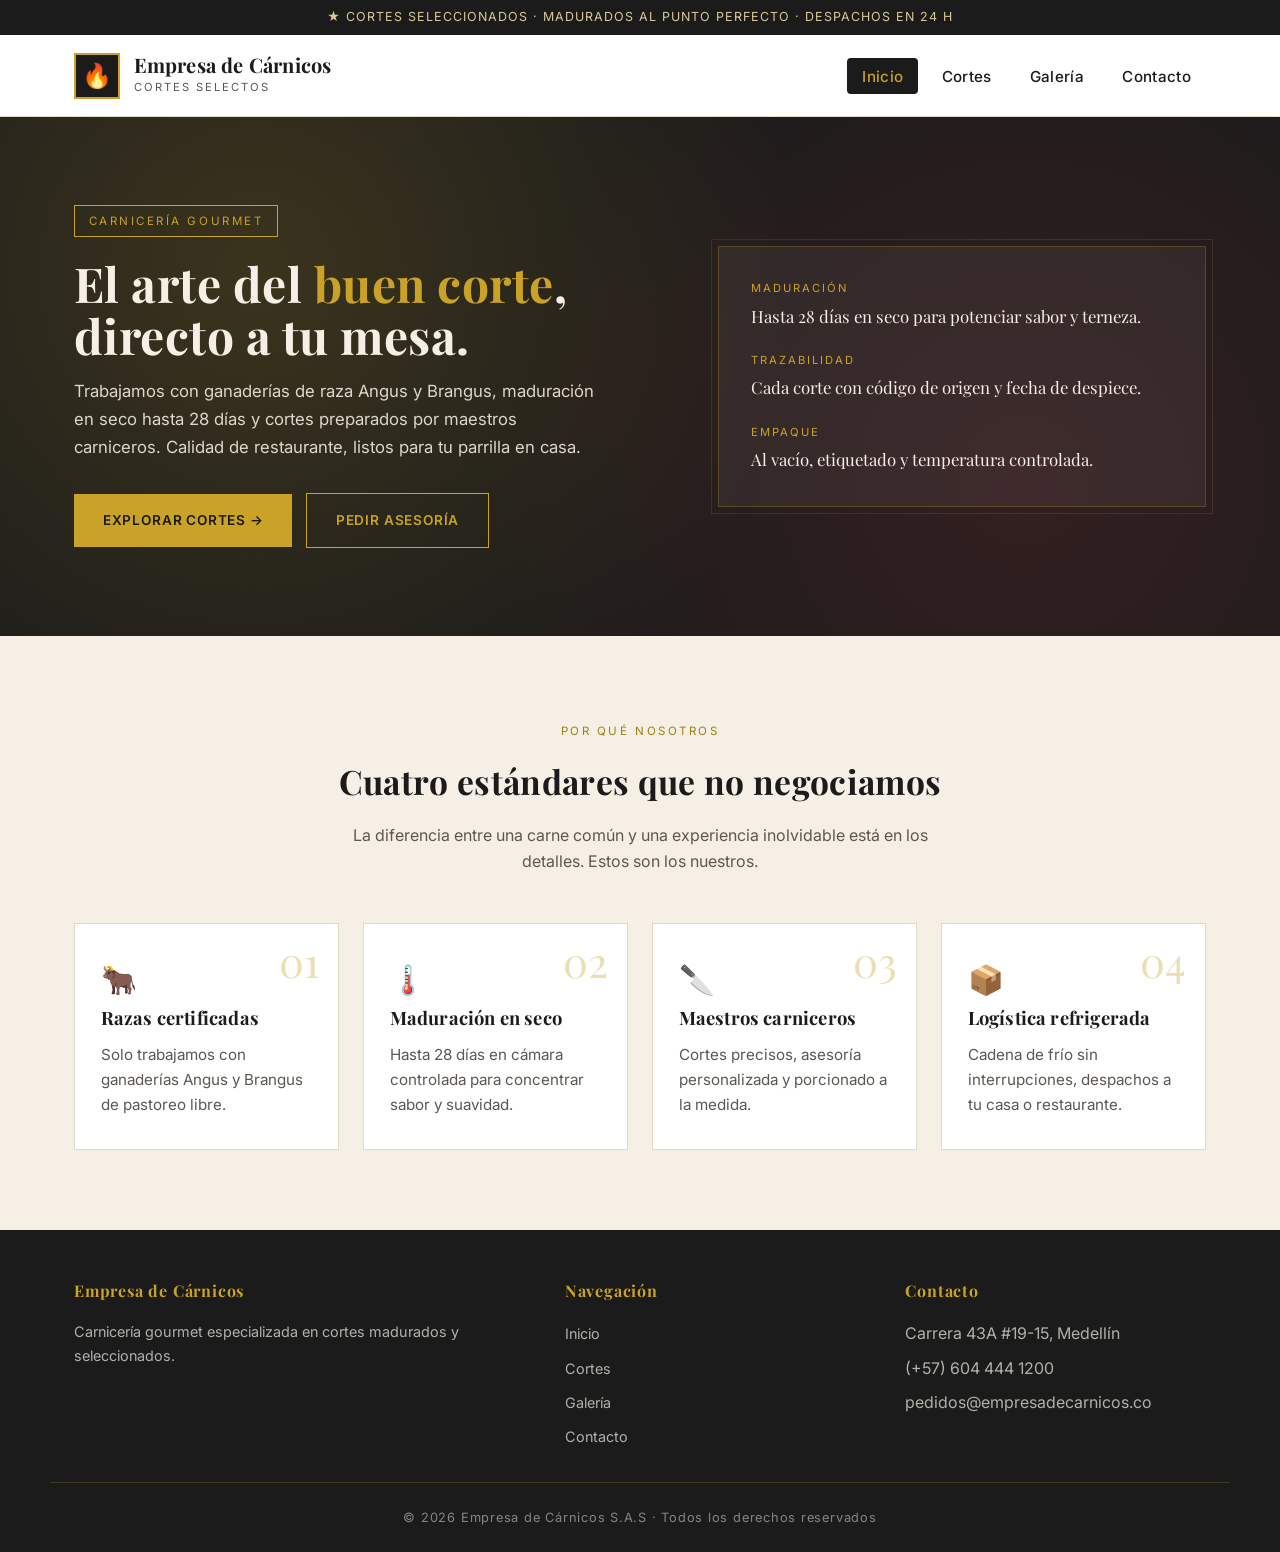
<file: index.html>
<!doctype html>
<html lang="es-CO">
  <head>
    <meta charset="utf-8" />
    <meta name="viewport" content="width=device-width, initial-scale=1.0" />
    <meta
      name="description"
      content="Empresa de Cárnicos — Cortes finos, madurados y seleccionados para los paladares más exigentes."
    />
    <title>Empresa de Cárnicos · Cortes selectos</title>
    <link rel="preconnect" href="https://fonts.googleapis.com" />
    <link rel="preconnect" href="https://fonts.gstatic.com" crossorigin />
    <link
      rel="stylesheet"
      href="https://fonts.googleapis.com/css2?family=Inter:wght@400;500;600;700&family=Playfair+Display:wght@500;700&display=swap"
    />
    <link rel="stylesheet" href="css/styles.css" />
  </head>
  <body>
    <div class="barra-superior">★ Cortes seleccionados · Madurados al punto perfecto · Despachos en 24 h</div>

    <header class="encabezado">
      <div class="contenedor">
        <a class="marca" href="index.html">
          <span class="logo">🔥</span>
          <div>
            <h1>Empresa de Cárnicos</h1>
            <p>Cortes selectos</p>
          </div>
        </a>
        <nav>
          <ul class="menu">
            <li><a class="activo" href="index.html">Inicio</a></li>
            <li><a href="productos.html">Cortes</a></li>
            <li><a href="galeria.html">Galería</a></li>
            <li><a href="contacto.html">Contacto</a></li>
          </ul>
        </nav>
      </div>
    </header>

    <section class="hero">
      <div class="contenedor">
        <div>
          <span class="etiqueta">Carnicería gourmet</span>
          <h2>El arte del <em>buen corte</em>, directo a tu mesa.</h2>
          <p>
            Trabajamos con ganaderías de raza Angus y Brangus, maduración en seco hasta 28 días
            y cortes preparados por maestros carniceros. Calidad de restaurante, listos para
            tu parrilla en casa.
          </p>
          <a class="boton" href="productos.html">Explorar cortes →</a>
          <a class="boton secundario" href="contacto.html" style="margin-left: 0.6rem">
            Pedir asesoría
          </a>
        </div>
        <dl class="hero-tarjeta">
          <dt>Maduración</dt>
          <dd>Hasta 28 días en seco para potenciar sabor y terneza.</dd>
          <dt>Trazabilidad</dt>
          <dd>Cada corte con código de origen y fecha de despiece.</dd>
          <dt>Empaque</dt>
          <dd>Al vacío, etiquetado y temperatura controlada.</dd>
        </dl>
      </div>
    </section>

    <section class="seccion">
      <div class="contenedor">
        <div class="seccion-encabezado">
          <span class="pretitulo">Por qué nosotros</span>
          <h2>Cuatro estándares que no negociamos</h2>
          <p>
            La diferencia entre una carne común y una experiencia inolvidable está en los
            detalles. Estos son los nuestros.
          </p>
        </div>

        <div class="caracteristicas">
          <article class="caracteristica">
            <span class="numero">01</span>
            <span class="icono">🐂</span>
            <h3>Razas certificadas</h3>
            <p>Solo trabajamos con ganaderías Angus y Brangus de pastoreo libre.</p>
          </article>
          <article class="caracteristica">
            <span class="numero">02</span>
            <span class="icono">🌡️</span>
            <h3>Maduración en seco</h3>
            <p>Hasta 28 días en cámara controlada para concentrar sabor y suavidad.</p>
          </article>
          <article class="caracteristica">
            <span class="numero">03</span>
            <span class="icono">🔪</span>
            <h3>Maestros carniceros</h3>
            <p>Cortes precisos, asesoría personalizada y porcionado a la medida.</p>
          </article>
          <article class="caracteristica">
            <span class="numero">04</span>
            <span class="icono">📦</span>
            <h3>Logística refrigerada</h3>
            <p>Cadena de frío sin interrupciones, despachos a tu casa o restaurante.</p>
          </article>
        </div>
      </div>
    </section>

    <footer class="pie">
      <div class="contenedor">
        <div>
          <h4>Empresa de Cárnicos</h4>
          <p style="font-size: 0.9rem">
            Carnicería gourmet especializada en cortes madurados y seleccionados.
          </p>
        </div>
        <div>
          <h4>Navegación</h4>
          <ul>
            <li><a href="index.html">Inicio</a></li>
            <li><a href="productos.html">Cortes</a></li>
            <li><a href="galeria.html">Galería</a></li>
            <li><a href="contacto.html">Contacto</a></li>
          </ul>
        </div>
        <div>
          <h4>Contacto</h4>
          <ul>
            <li>Carrera 43A #19-15, Medellín</li>
            <li>(+57) 604 444 1200</li>
            <li>pedidos@empresadecarnicos.co</li>
          </ul>
        </div>
      </div>
      <p class="copy">© 2026 Empresa de Cárnicos S.A.S · Todos los derechos reservados</p>
    </footer>
  </body>
</html>
</file>
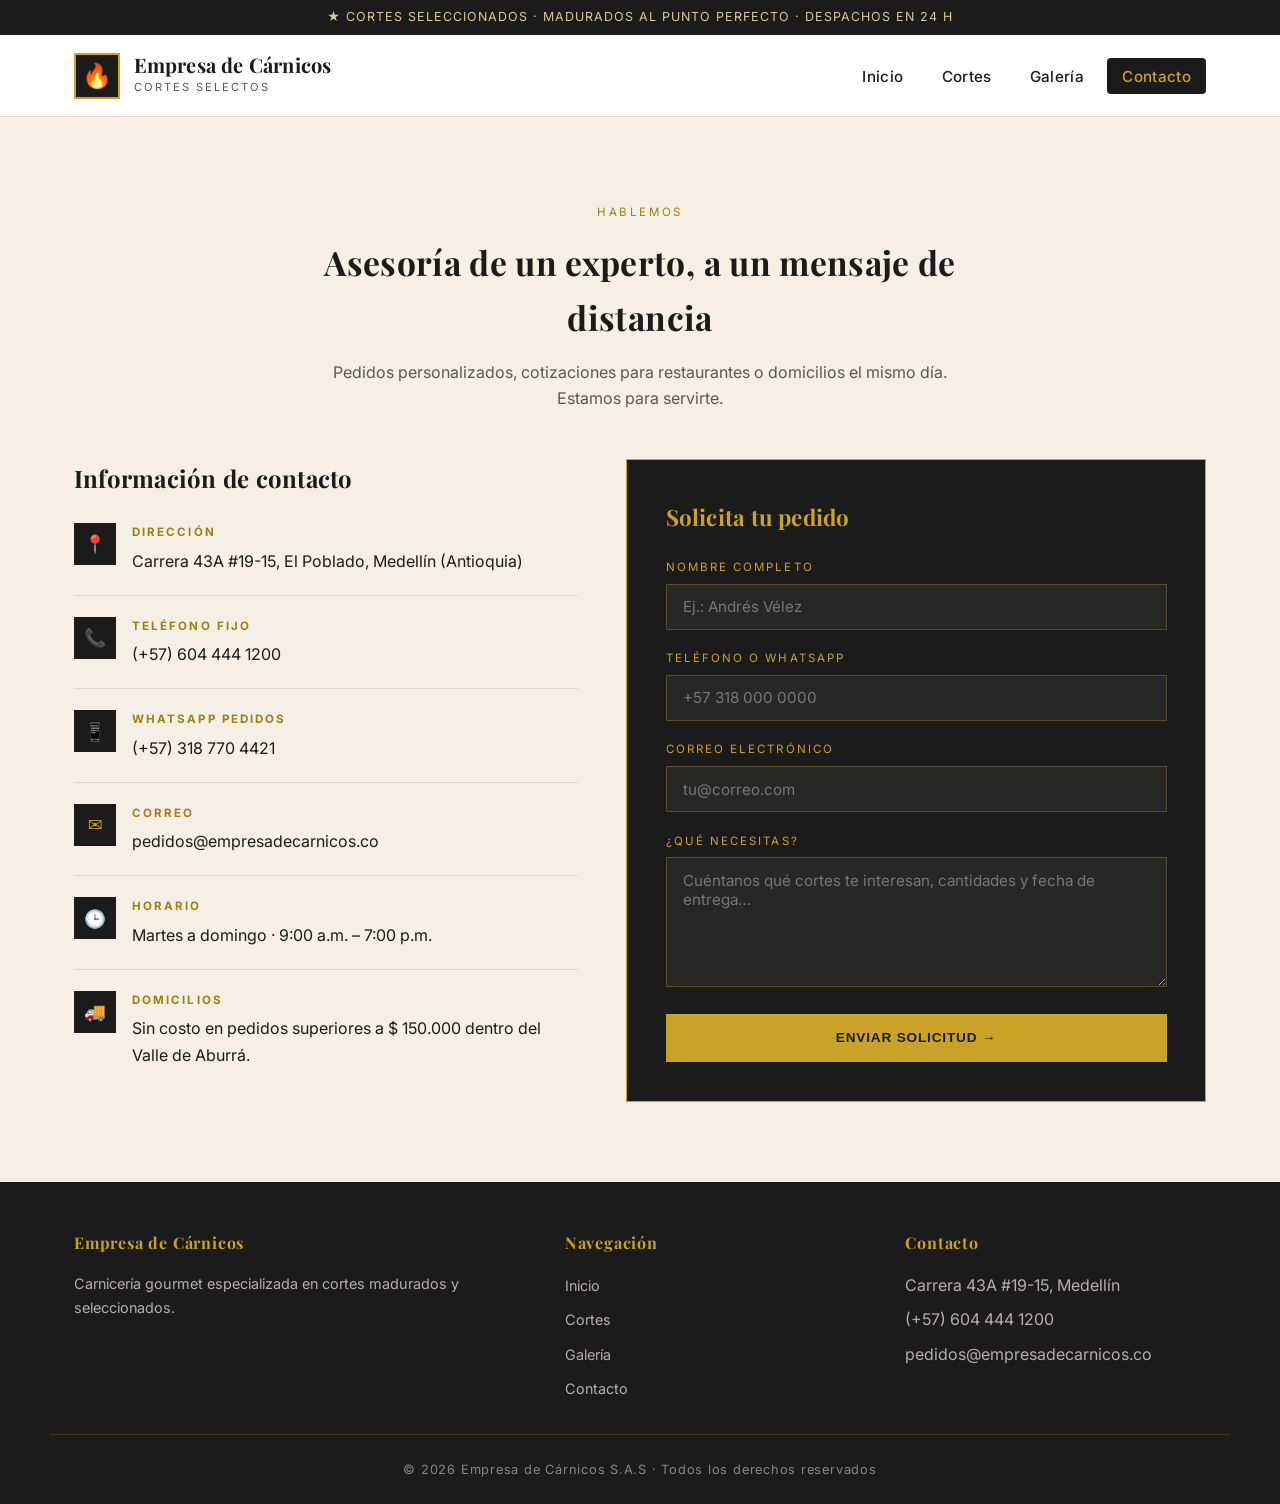
<file: contacto.html>
<!doctype html>
<html lang="es-CO">
  <head>
    <meta charset="utf-8" />
    <meta name="viewport" content="width=device-width, initial-scale=1.0" />
    <meta
      name="description"
      content="Contáctanos en Empresa de Cárnicos: dirección, teléfonos, correo y formulario para pedidos."
    />
    <title>Contacto · Empresa de Cárnicos</title>
    <link rel="preconnect" href="https://fonts.googleapis.com" />
    <link rel="preconnect" href="https://fonts.gstatic.com" crossorigin />
    <link
      rel="stylesheet"
      href="https://fonts.googleapis.com/css2?family=Inter:wght@400;500;600;700&family=Playfair+Display:wght@500;700&display=swap"
    />
    <link rel="stylesheet" href="css/styles.css" />
  </head>
  <body>
    <div class="barra-superior">★ Cortes seleccionados · Madurados al punto perfecto · Despachos en 24 h</div>

    <header class="encabezado">
      <div class="contenedor">
        <a class="marca" href="index.html">
          <span class="logo">🔥</span>
          <div>
            <h1>Empresa de Cárnicos</h1>
            <p>Cortes selectos</p>
          </div>
        </a>
        <nav>
          <ul class="menu">
            <li><a href="index.html">Inicio</a></li>
            <li><a href="productos.html">Cortes</a></li>
            <li><a href="galeria.html">Galería</a></li>
            <li><a class="activo" href="contacto.html">Contacto</a></li>
          </ul>
        </nav>
      </div>
    </header>

    <section class="seccion">
      <div class="contenedor">
        <div class="seccion-encabezado">
          <span class="pretitulo">Hablemos</span>
          <h2>Asesoría de un experto, a un mensaje de distancia</h2>
          <p>
            Pedidos personalizados, cotizaciones para restaurantes o domicilios el mismo día.
            Estamos para servirte.
          </p>
        </div>

        <div class="contacto-grid">
          <div class="contacto-info">
            <h3>Información de contacto</h3>
            <ul>
              <li>
                <span class="icono">📍</span>
                <div>
                  <strong>Dirección</strong>
                  <span>Carrera 43A #19-15, El Poblado, Medellín (Antioquia)</span>
                </div>
              </li>
              <li>
                <span class="icono">📞</span>
                <div>
                  <strong>Teléfono fijo</strong>
                  <span>(+57) 604 444 1200</span>
                </div>
              </li>
              <li>
                <span class="icono">📱</span>
                <div>
                  <strong>WhatsApp pedidos</strong>
                  <span>(+57) 318 770 4421</span>
                </div>
              </li>
              <li>
                <span class="icono">✉️</span>
                <div>
                  <strong>Correo</strong>
                  <span>pedidos@empresadecarnicos.co</span>
                </div>
              </li>
              <li>
                <span class="icono">🕒</span>
                <div>
                  <strong>Horario</strong>
                  <span>Martes a domingo · 9:00 a.m. – 7:00 p.m.</span>
                </div>
              </li>
              <li>
                <span class="icono">🚚</span>
                <div>
                  <strong>Domicilios</strong>
                  <span>Sin costo en pedidos superiores a $ 150.000 dentro del Valle de Aburrá.</span>
                </div>
              </li>
            </ul>
          </div>

          <form
            class="formulario"
            onsubmit="event.preventDefault(); alert('¡Gracias! Tu mensaje fue enviado. Te responderemos pronto.');"
          >
            <h3>Solicita tu pedido</h3>

            <label for="nombre">Nombre completo</label>
            <input id="nombre" type="text" placeholder="Ej.: Andrés Vélez" required />

            <label for="telefono">Teléfono o WhatsApp</label>
            <input id="telefono" type="tel" placeholder="+57 318 000 0000" required />

            <label for="correo">Correo electrónico</label>
            <input id="correo" type="email" placeholder="tu@correo.com" required />

            <label for="mensaje">¿Qué necesitas?</label>
            <textarea
              id="mensaje"
              placeholder="Cuéntanos qué cortes te interesan, cantidades y fecha de entrega…"
              required
            ></textarea>

            <button type="submit" class="boton" style="width: 100%; padding: 1.05rem">
              Enviar solicitud →
            </button>
          </form>
        </div>
      </div>
    </section>

    <footer class="pie">
      <div class="contenedor">
        <div>
          <h4>Empresa de Cárnicos</h4>
          <p style="font-size: 0.9rem">
            Carnicería gourmet especializada en cortes madurados y seleccionados.
          </p>
        </div>
        <div>
          <h4>Navegación</h4>
          <ul>
            <li><a href="index.html">Inicio</a></li>
            <li><a href="productos.html">Cortes</a></li>
            <li><a href="galeria.html">Galería</a></li>
            <li><a href="contacto.html">Contacto</a></li>
          </ul>
        </div>
        <div>
          <h4>Contacto</h4>
          <ul>
            <li>Carrera 43A #19-15, Medellín</li>
            <li>(+57) 604 444 1200</li>
            <li>pedidos@empresadecarnicos.co</li>
          </ul>
        </div>
      </div>
      <p class="copy">© 2026 Empresa de Cárnicos S.A.S · Todos los derechos reservados</p>
    </footer>
  </body>
</html>
</file>
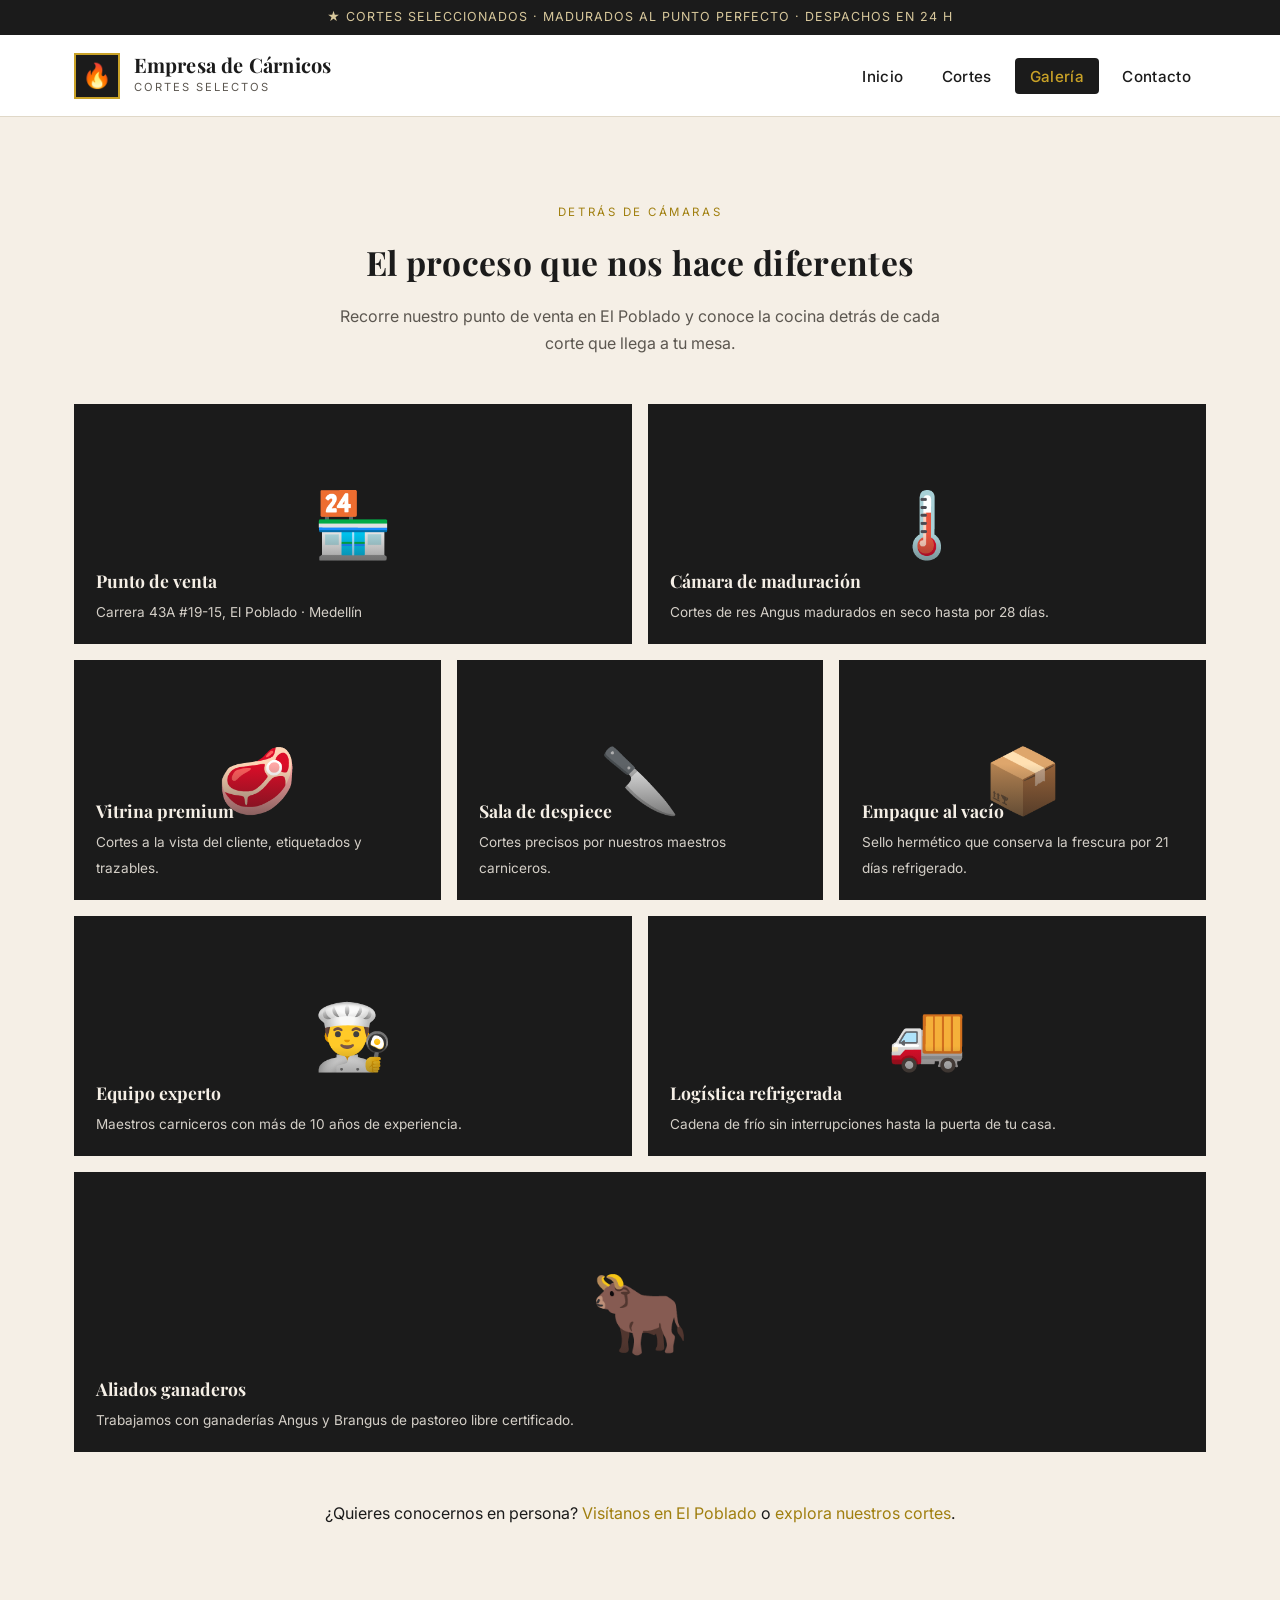
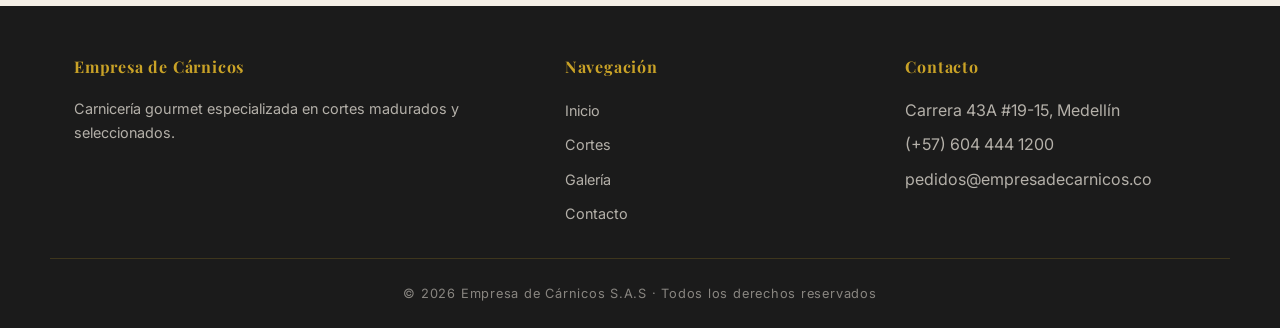
<file: galeria.html>
<!doctype html>
<html lang="es-CO">
  <head>
    <meta charset="utf-8" />
    <meta name="viewport" content="width=device-width, initial-scale=1.0" />
    <meta
      name="description"
      content="Galería de imagen corporativa de Empresa de Cárnicos: cámara de maduración, sala de despiece, equipo y empaque."
    />
    <title>Galería · Empresa de Cárnicos</title>
    <link rel="preconnect" href="https://fonts.googleapis.com" />
    <link rel="preconnect" href="https://fonts.gstatic.com" crossorigin />
    <link
      rel="stylesheet"
      href="https://fonts.googleapis.com/css2?family=Inter:wght@400;500;600;700&family=Playfair+Display:wght@500;700&display=swap"
    />
    <link rel="stylesheet" href="css/styles.css" />
  </head>
  <body>
    <div class="barra-superior">★ Cortes seleccionados · Madurados al punto perfecto · Despachos en 24 h</div>

    <header class="encabezado">
      <div class="contenedor">
        <a class="marca" href="index.html">
          <span class="logo">🔥</span>
          <div>
            <h1>Empresa de Cárnicos</h1>
            <p>Cortes selectos</p>
          </div>
        </a>
        <nav>
          <ul class="menu">
            <li><a href="index.html">Inicio</a></li>
            <li><a href="productos.html">Cortes</a></li>
            <li><a class="activo" href="galeria.html">Galería</a></li>
            <li><a href="contacto.html">Contacto</a></li>
          </ul>
        </nav>
      </div>
    </header>

    <section class="seccion">
      <div class="contenedor">
        <div class="seccion-encabezado">
          <span class="pretitulo">Detrás de cámaras</span>
          <h2>El proceso que nos hace diferentes</h2>
          <p>
            Recorre nuestro punto de venta en El Poblado y conoce la cocina detrás de cada
            corte que llega a tu mesa.
          </p>
        </div>

        <div class="galeria">
          <figure>
            <div class="imagen">🏪</div>
            <figcaption>
              <strong>Punto de venta</strong>
              <span>Carrera 43A #19-15, El Poblado · Medellín</span>
            </figcaption>
          </figure>

          <figure>
            <div class="imagen">🌡️</div>
            <figcaption>
              <strong>Cámara de maduración</strong>
              <span>Cortes de res Angus madurados en seco hasta por 28 días.</span>
            </figcaption>
          </figure>

          <figure>
            <div class="imagen">🥩</div>
            <figcaption>
              <strong>Vitrina premium</strong>
              <span>Cortes a la vista del cliente, etiquetados y trazables.</span>
            </figcaption>
          </figure>

          <figure>
            <div class="imagen">🔪</div>
            <figcaption>
              <strong>Sala de despiece</strong>
              <span>Cortes precisos por nuestros maestros carniceros.</span>
            </figcaption>
          </figure>

          <figure>
            <div class="imagen">📦</div>
            <figcaption>
              <strong>Empaque al vacío</strong>
              <span>Sello hermético que conserva la frescura por 21 días refrigerado.</span>
            </figcaption>
          </figure>

          <figure>
            <div class="imagen">👨‍🍳</div>
            <figcaption>
              <strong>Equipo experto</strong>
              <span>Maestros carniceros con más de 10 años de experiencia.</span>
            </figcaption>
          </figure>

          <figure>
            <div class="imagen">🚚</div>
            <figcaption>
              <strong>Logística refrigerada</strong>
              <span>Cadena de frío sin interrupciones hasta la puerta de tu casa.</span>
            </figcaption>
          </figure>

          <figure>
            <div class="imagen">🐂</div>
            <figcaption>
              <strong>Aliados ganaderos</strong>
              <span>Trabajamos con ganaderías Angus y Brangus de pastoreo libre certificado.</span>
            </figcaption>
          </figure>
        </div>

        <p class="texto-centro" style="margin-top: 3rem">
          ¿Quieres conocernos en persona?
          <a href="contacto.html">Visítanos en El Poblado</a> o
          <a href="productos.html">explora nuestros cortes</a>.
        </p>
      </div>
    </section>

    <footer class="pie">
      <div class="contenedor">
        <div>
          <h4>Empresa de Cárnicos</h4>
          <p style="font-size: 0.9rem">
            Carnicería gourmet especializada en cortes madurados y seleccionados.
          </p>
        </div>
        <div>
          <h4>Navegación</h4>
          <ul>
            <li><a href="index.html">Inicio</a></li>
            <li><a href="productos.html">Cortes</a></li>
            <li><a href="galeria.html">Galería</a></li>
            <li><a href="contacto.html">Contacto</a></li>
          </ul>
        </div>
        <div>
          <h4>Contacto</h4>
          <ul>
            <li>Carrera 43A #19-15, Medellín</li>
            <li>(+57) 604 444 1200</li>
            <li>pedidos@empresadecarnicos.co</li>
          </ul>
        </div>
      </div>
      <p class="copy">© 2026 Empresa de Cárnicos S.A.S · Todos los derechos reservados</p>
    </footer>
  </body>
</html>
</file>
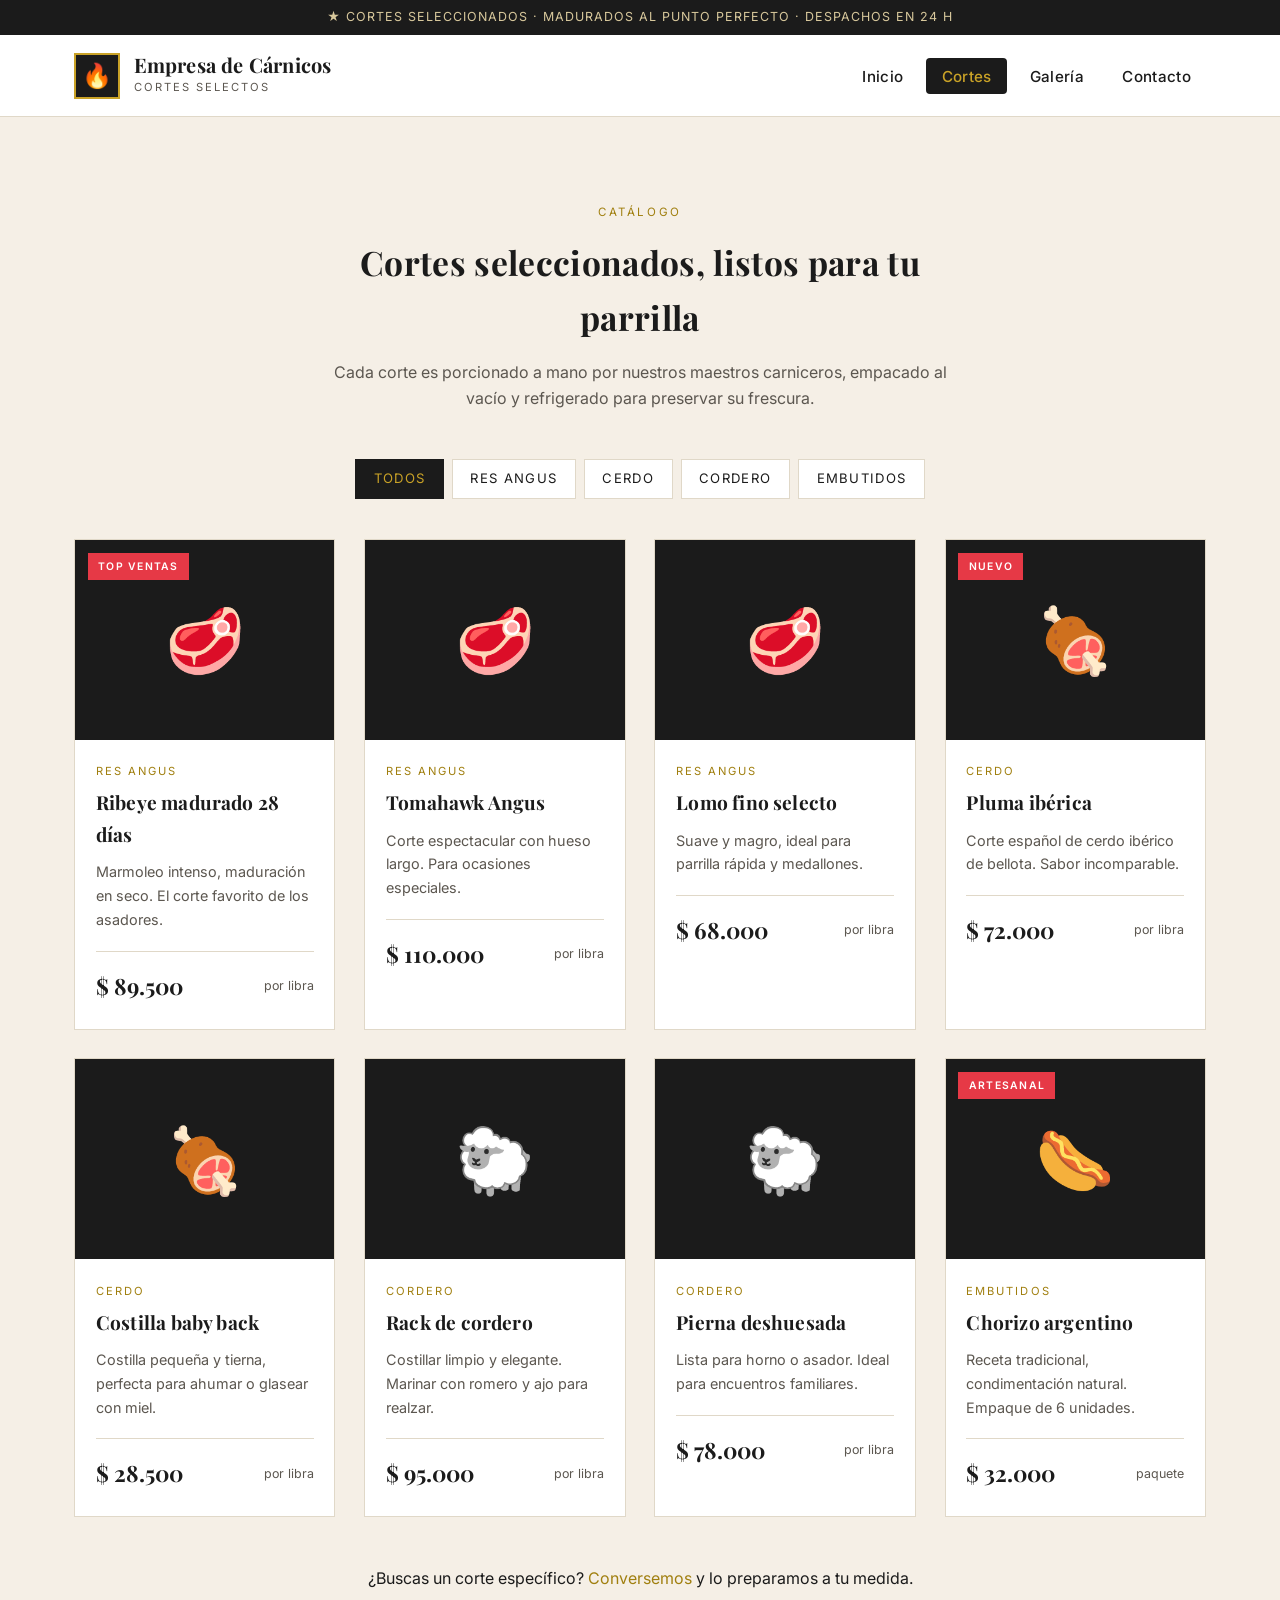
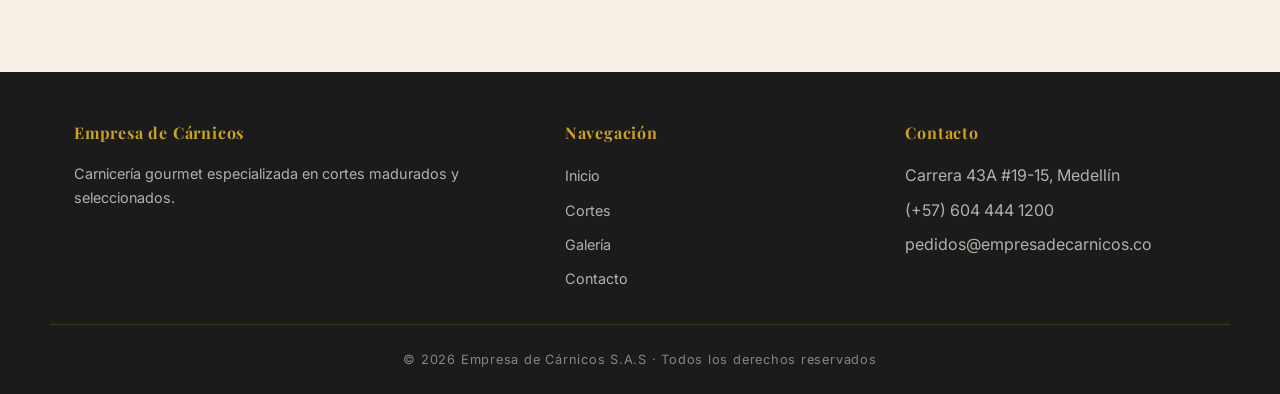
<file: productos.html>
<!doctype html>
<html lang="es-CO">
  <head>
    <meta charset="utf-8" />
    <meta name="viewport" content="width=device-width, initial-scale=1.0" />
    <meta
      name="description"
      content="Catálogo de cortes premium de Empresa de Cárnicos: res Angus, cerdo ibérico, cordero y embutidos artesanales."
    />
    <title>Cortes · Empresa de Cárnicos</title>
    <link rel="preconnect" href="https://fonts.googleapis.com" />
    <link rel="preconnect" href="https://fonts.gstatic.com" crossorigin />
    <link
      rel="stylesheet"
      href="https://fonts.googleapis.com/css2?family=Inter:wght@400;500;600;700&family=Playfair+Display:wght@500;700&display=swap"
    />
    <link rel="stylesheet" href="css/styles.css" />
  </head>
  <body>
    <div class="barra-superior">★ Cortes seleccionados · Madurados al punto perfecto · Despachos en 24 h</div>

    <header class="encabezado">
      <div class="contenedor">
        <a class="marca" href="index.html">
          <span class="logo">🔥</span>
          <div>
            <h1>Empresa de Cárnicos</h1>
            <p>Cortes selectos</p>
          </div>
        </a>
        <nav>
          <ul class="menu">
            <li><a href="index.html">Inicio</a></li>
            <li><a class="activo" href="productos.html">Cortes</a></li>
            <li><a href="galeria.html">Galería</a></li>
            <li><a href="contacto.html">Contacto</a></li>
          </ul>
        </nav>
      </div>
    </header>

    <section class="seccion">
      <div class="contenedor">
        <div class="seccion-encabezado">
          <span class="pretitulo">Catálogo</span>
          <h2>Cortes seleccionados, listos para tu parrilla</h2>
          <p>
            Cada corte es porcionado a mano por nuestros maestros carniceros, empacado al
            vacío y refrigerado para preservar su frescura.
          </p>
        </div>

        <div class="tabs-categoria">
          <span class="activo">Todos</span>
          <span>Res Angus</span>
          <span>Cerdo</span>
          <span>Cordero</span>
          <span>Embutidos</span>
        </div>

        <div class="productos">
          <article class="producto">
            <div class="imagen">
              <span class="badge">Top ventas</span>
              🥩
            </div>
            <div class="info">
              <p class="categoria">Res Angus</p>
              <h3>Ribeye madurado 28 días</h3>
              <p class="descripcion">
                Marmoleo intenso, maduración en seco. El corte favorito de los asadores.
              </p>
              <div class="pie-producto">
                <span class="precio">$ 89.500</span>
                <span class="unidad">por libra</span>
              </div>
            </div>
          </article>

          <article class="producto">
            <div class="imagen">🥩</div>
            <div class="info">
              <p class="categoria">Res Angus</p>
              <h3>Tomahawk Angus</h3>
              <p class="descripcion">
                Corte espectacular con hueso largo. Para ocasiones especiales.
              </p>
              <div class="pie-producto">
                <span class="precio">$ 110.000</span>
                <span class="unidad">por libra</span>
              </div>
            </div>
          </article>

          <article class="producto">
            <div class="imagen">🥩</div>
            <div class="info">
              <p class="categoria">Res Angus</p>
              <h3>Lomo fino selecto</h3>
              <p class="descripcion">
                Suave y magro, ideal para parrilla rápida y medallones.
              </p>
              <div class="pie-producto">
                <span class="precio">$ 68.000</span>
                <span class="unidad">por libra</span>
              </div>
            </div>
          </article>

          <article class="producto">
            <div class="imagen">
              <span class="badge">Nuevo</span>
              🍖
            </div>
            <div class="info">
              <p class="categoria">Cerdo</p>
              <h3>Pluma ibérica</h3>
              <p class="descripcion">
                Corte español de cerdo ibérico de bellota. Sabor incomparable.
              </p>
              <div class="pie-producto">
                <span class="precio">$ 72.000</span>
                <span class="unidad">por libra</span>
              </div>
            </div>
          </article>

          <article class="producto">
            <div class="imagen">🍖</div>
            <div class="info">
              <p class="categoria">Cerdo</p>
              <h3>Costilla baby back</h3>
              <p class="descripcion">
                Costilla pequeña y tierna, perfecta para ahumar o glasear con miel.
              </p>
              <div class="pie-producto">
                <span class="precio">$ 28.500</span>
                <span class="unidad">por libra</span>
              </div>
            </div>
          </article>

          <article class="producto">
            <div class="imagen">🐑</div>
            <div class="info">
              <p class="categoria">Cordero</p>
              <h3>Rack de cordero</h3>
              <p class="descripcion">
                Costillar limpio y elegante. Marinar con romero y ajo para realzar.
              </p>
              <div class="pie-producto">
                <span class="precio">$ 95.000</span>
                <span class="unidad">por libra</span>
              </div>
            </div>
          </article>

          <article class="producto">
            <div class="imagen">🐑</div>
            <div class="info">
              <p class="categoria">Cordero</p>
              <h3>Pierna deshuesada</h3>
              <p class="descripcion">
                Lista para horno o asador. Ideal para encuentros familiares.
              </p>
              <div class="pie-producto">
                <span class="precio">$ 78.000</span>
                <span class="unidad">por libra</span>
              </div>
            </div>
          </article>

          <article class="producto">
            <div class="imagen">
              <span class="badge">Artesanal</span>
              🌭
            </div>
            <div class="info">
              <p class="categoria">Embutidos</p>
              <h3>Chorizo argentino</h3>
              <p class="descripcion">
                Receta tradicional, condimentación natural. Empaque de 6 unidades.
              </p>
              <div class="pie-producto">
                <span class="precio">$ 32.000</span>
                <span class="unidad">paquete</span>
              </div>
            </div>
          </article>
        </div>

        <p class="texto-centro" style="margin-top: 3rem">
          ¿Buscas un corte específico?
          <a href="contacto.html">Conversemos</a> y lo preparamos a tu medida.
        </p>
      </div>
    </section>

    <footer class="pie">
      <div class="contenedor">
        <div>
          <h4>Empresa de Cárnicos</h4>
          <p style="font-size: 0.9rem">
            Carnicería gourmet especializada en cortes madurados y seleccionados.
          </p>
        </div>
        <div>
          <h4>Navegación</h4>
          <ul>
            <li><a href="index.html">Inicio</a></li>
            <li><a href="productos.html">Cortes</a></li>
            <li><a href="galeria.html">Galería</a></li>
            <li><a href="contacto.html">Contacto</a></li>
          </ul>
        </div>
        <div>
          <h4>Contacto</h4>
          <ul>
            <li>Carrera 43A #19-15, Medellín</li>
            <li>(+57) 604 444 1200</li>
            <li>pedidos@empresadecarnicos.co</li>
          </ul>
        </div>
      </div>
      <p class="copy">© 2026 Empresa de Cárnicos S.A.S · Todos los derechos reservados</p>
    </footer>
  </body>
</html>
</file>
<file: css/styles.css>
/* Empresa de Cárnicos
 * Hoja de estilos principal — paleta carbón + dorado + crema.
 */

:root {
  --color-primario: #C9A227;        /* dorado / amber */
  --color-primario-oscuro: #A07F0F;
  --color-acento: #E63946;          /* rojo brasa */
  --color-fondo: #F5EFE6;           /* crema cálida */
  --color-superficie: #FFFFFF;
  --color-carbon: #1B1B1B;          /* casi negro */
  --color-carbon-2: #2D2A26;
  --color-texto: #1B1B1B;
  --color-texto-suave: #5C5750;
  --color-borde: #E0D8C8;
  --sombra: 0 4px 12px rgba(27, 27, 27, 0.08);
  --sombra-fuerte: 0 14px 30px rgba(27, 27, 27, 0.18);
  --radio: 4px;
  --fuente-titulo: "Playfair Display", "Times New Roman", serif;
  --fuente-cuerpo: "Inter", "Segoe UI", system-ui, sans-serif;
}

* {
  box-sizing: border-box;
  margin: 0;
  padding: 0;
}

html,
body {
  font-family: var(--fuente-cuerpo);
  color: var(--color-texto);
  background-color: var(--color-fondo);
  line-height: 1.65;
}

a {
  color: var(--color-primario-oscuro);
  text-decoration: none;
  transition: color 0.15s ease;
}
a:hover {
  color: var(--color-acento);
}

img {
  max-width: 100%;
  display: block;
}

h1,
h2,
h3 {
  font-family: var(--fuente-titulo);
  letter-spacing: 0.01em;
}

/* ===== Encabezado ===== */
.barra-superior {
  background-color: var(--color-carbon);
  color: #d8c89c;
  padding: 0.45rem 0;
  font-size: 0.78rem;
  text-align: center;
  letter-spacing: 0.08em;
  text-transform: uppercase;
}

.encabezado {
  background-color: var(--color-superficie);
  border-bottom: 1px solid var(--color-borde);
  position: sticky;
  top: 0;
  z-index: 50;
}

.contenedor {
  max-width: 1180px;
  margin: 0 auto;
  padding: 0 1.5rem;
}

.encabezado .contenedor {
  display: flex;
  align-items: center;
  justify-content: space-between;
  padding-top: 1.1rem;
  padding-bottom: 1.1rem;
}

.marca {
  display: flex;
  align-items: center;
  gap: 0.85rem;
  text-decoration: none;
  color: var(--color-texto);
}
.marca .logo {
  width: 46px;
  height: 46px;
  background-color: var(--color-carbon);
  color: var(--color-primario);
  display: grid;
  place-items: center;
  font-size: 1.5rem;
  border: 2px solid var(--color-primario);
}
.marca h1 {
  font-size: 1.25rem;
  line-height: 1.1;
  font-weight: 700;
}
.marca p {
  font-size: 0.7rem;
  color: var(--color-texto-suave);
  text-transform: uppercase;
  letter-spacing: 0.18em;
  margin-top: 2px;
}

.menu {
  display: flex;
  gap: 0.5rem;
  list-style: none;
}
.menu a {
  color: var(--color-texto);
  font-weight: 500;
  font-size: 0.95rem;
  padding: 0.55rem 0.95rem;
  border-radius: var(--radio);
  letter-spacing: 0.02em;
  transition: background-color 0.15s ease, color 0.15s ease;
}
.menu a:hover {
  background-color: var(--color-fondo);
  color: var(--color-acento);
}
.menu a.activo {
  background-color: var(--color-carbon);
  color: var(--color-primario);
}

/* ===== Hero ===== */
.hero {
  background-color: var(--color-carbon);
  background-image:
    radial-gradient(circle at 20% 30%, rgba(201, 162, 39, 0.18), transparent 50%),
    radial-gradient(circle at 80% 70%, rgba(230, 57, 70, 0.12), transparent 50%);
  color: #f5efe6;
  padding: 5.5rem 0;
}
.hero .contenedor {
  display: grid;
  grid-template-columns: 1.1fr 0.9fr;
  gap: 3rem;
  align-items: center;
}
@media (max-width: 820px) {
  .hero .contenedor {
    grid-template-columns: 1fr;
    text-align: center;
  }
}
.hero .etiqueta {
  display: inline-block;
  font-size: 0.72rem;
  letter-spacing: 0.22em;
  text-transform: uppercase;
  color: var(--color-primario);
  border: 1px solid var(--color-primario);
  padding: 0.35rem 0.85rem;
  margin-bottom: 1.2rem;
}
.hero h2 {
  font-size: 3rem;
  line-height: 1.1;
  margin-bottom: 1rem;
}
.hero h2 em {
  color: var(--color-primario);
  font-style: normal;
  font-family: var(--fuente-titulo);
}
.hero p {
  font-size: 1.05rem;
  margin-bottom: 2rem;
  opacity: 0.88;
  max-width: 520px;
}
@media (max-width: 820px) {
  .hero p {
    margin-left: auto;
    margin-right: auto;
  }
}
.hero-tarjeta {
  background-color: rgba(245, 239, 230, 0.06);
  border: 1px solid rgba(201, 162, 39, 0.25);
  padding: 2rem;
  position: relative;
}
.hero-tarjeta::before {
  content: "";
  position: absolute;
  inset: -8px;
  border: 1px solid rgba(201, 162, 39, 0.15);
  pointer-events: none;
}
.hero-tarjeta dt {
  font-size: 0.7rem;
  letter-spacing: 0.18em;
  text-transform: uppercase;
  color: var(--color-primario);
  margin-bottom: 0.3rem;
}
.hero-tarjeta dd {
  font-size: 1.05rem;
  margin-bottom: 1.3rem;
  font-family: var(--fuente-titulo);
}
.hero-tarjeta dd:last-child {
  margin-bottom: 0;
}

.boton {
  display: inline-block;
  background-color: var(--color-primario);
  color: var(--color-carbon);
  padding: 0.95rem 1.8rem;
  font-weight: 600;
  text-decoration: none;
  letter-spacing: 0.06em;
  text-transform: uppercase;
  font-size: 0.85rem;
  border: none;
  cursor: pointer;
  transition: background-color 0.15s ease, color 0.15s ease;
}
.boton:hover {
  background-color: var(--color-fondo);
  color: var(--color-carbon);
}
.boton.secundario {
  background-color: transparent;
  color: var(--color-primario);
  border: 1px solid var(--color-primario);
}
.boton.secundario:hover {
  background-color: var(--color-primario);
  color: var(--color-carbon);
}

/* ===== Secciones ===== */
.seccion {
  padding: 5rem 0;
}
.seccion-encabezado {
  text-align: center;
  max-width: 640px;
  margin: 0 auto 3rem;
}
.seccion-encabezado .pretitulo {
  display: inline-block;
  font-size: 0.72rem;
  letter-spacing: 0.22em;
  text-transform: uppercase;
  color: var(--color-primario-oscuro);
  margin-bottom: 0.8rem;
}
.seccion-encabezado h2 {
  font-size: 2.1rem;
  margin-bottom: 0.8rem;
}
.seccion-encabezado p {
  color: var(--color-texto-suave);
  font-size: 1rem;
}

/* ===== Características (home) ===== */
.caracteristicas {
  display: grid;
  grid-template-columns: repeat(auto-fit, minmax(240px, 1fr));
  gap: 1.5rem;
}
.caracteristica {
  background-color: var(--color-superficie);
  padding: 2rem 1.6rem;
  border: 1px solid var(--color-borde);
  position: relative;
  transition: transform 0.18s ease, box-shadow 0.18s ease;
}
.caracteristica:hover {
  transform: translateY(-4px);
  box-shadow: var(--sombra-fuerte);
}
.caracteristica .numero {
  position: absolute;
  top: 1rem;
  right: 1.2rem;
  font-family: var(--fuente-titulo);
  font-size: 2.6rem;
  color: var(--color-primario);
  opacity: 0.35;
  line-height: 1;
}
.caracteristica .icono {
  font-size: 1.8rem;
  margin-bottom: 1rem;
}
.caracteristica h3 {
  font-size: 1.15rem;
  margin-bottom: 0.5rem;
}
.caracteristica p {
  color: var(--color-texto-suave);
  font-size: 0.95rem;
}

/* ===== Productos ===== */
.tabs-categoria {
  display: flex;
  flex-wrap: wrap;
  justify-content: center;
  gap: 0.5rem;
  margin-bottom: 2.5rem;
}
.tabs-categoria span {
  padding: 0.5rem 1.1rem;
  font-size: 0.82rem;
  letter-spacing: 0.1em;
  text-transform: uppercase;
  border: 1px solid var(--color-borde);
  background-color: var(--color-superficie);
}
.tabs-categoria span.activo {
  background-color: var(--color-carbon);
  color: var(--color-primario);
  border-color: var(--color-carbon);
}

.productos {
  display: grid;
  grid-template-columns: repeat(auto-fill, minmax(260px, 1fr));
  gap: 1.8rem;
}
.producto {
  background-color: var(--color-superficie);
  border: 1px solid var(--color-borde);
  display: flex;
  flex-direction: column;
  transition: transform 0.2s ease, box-shadow 0.2s ease, border-color 0.2s ease;
}
.producto:hover {
  transform: translateY(-3px);
  box-shadow: var(--sombra-fuerte);
  border-color: var(--color-primario);
}
.producto .imagen {
  height: 200px;
  display: grid;
  place-items: center;
  font-size: 4rem;
  background-color: var(--color-carbon);
  color: var(--color-primario);
  position: relative;
}
.producto .badge {
  position: absolute;
  top: 0.8rem;
  left: 0.8rem;
  background-color: var(--color-acento);
  color: white;
  font-size: 0.65rem;
  letter-spacing: 0.12em;
  text-transform: uppercase;
  padding: 0.3rem 0.65rem;
  font-weight: 600;
}
.producto .info {
  padding: 1.4rem 1.3rem 1.5rem;
  display: flex;
  flex-direction: column;
  gap: 0.4rem;
}
.producto .categoria {
  font-size: 0.7rem;
  letter-spacing: 0.18em;
  text-transform: uppercase;
  color: var(--color-primario-oscuro);
}
.producto h3 {
  font-size: 1.2rem;
  font-weight: 700;
}
.producto .descripcion {
  color: var(--color-texto-suave);
  font-size: 0.9rem;
  margin-top: 0.2rem;
  flex: 1;
}
.producto .pie-producto {
  display: flex;
  justify-content: space-between;
  align-items: center;
  padding-top: 1rem;
  border-top: 1px solid var(--color-borde);
  margin-top: 0.8rem;
}
.producto .precio {
  font-family: var(--fuente-titulo);
  font-size: 1.4rem;
  color: var(--color-carbon);
  font-weight: 700;
}
.producto .unidad {
  font-size: 0.78rem;
  color: var(--color-texto-suave);
}

/* ===== Contacto ===== */
.contacto-grid {
  display: grid;
  grid-template-columns: 1fr 1.15fr;
  gap: 3rem;
  align-items: start;
}
@media (max-width: 820px) {
  .contacto-grid {
    grid-template-columns: 1fr;
  }
}
.contacto-info h3 {
  font-size: 1.5rem;
  margin-bottom: 1.5rem;
}
.contacto-info ul {
  list-style: none;
  display: grid;
  gap: 1.3rem;
}
.contacto-info li {
  display: flex;
  align-items: flex-start;
  gap: 1rem;
  padding-bottom: 1.3rem;
  border-bottom: 1px solid var(--color-borde);
}
.contacto-info li:last-child {
  border-bottom: none;
}
.contacto-info .icono {
  width: 42px;
  height: 42px;
  background-color: var(--color-carbon);
  color: var(--color-primario);
  display: grid;
  place-items: center;
  flex-shrink: 0;
  font-size: 1.1rem;
}
.contacto-info strong {
  display: block;
  font-size: 0.72rem;
  letter-spacing: 0.18em;
  text-transform: uppercase;
  color: var(--color-primario-oscuro);
  margin-bottom: 0.35rem;
}
.contacto-info span {
  color: var(--color-texto);
  font-size: 1rem;
}

.formulario {
  background-color: var(--color-carbon);
  color: var(--color-fondo);
  padding: 2.4rem;
  border: 1px solid var(--color-primario);
}
.formulario h3 {
  color: var(--color-primario);
  font-size: 1.4rem;
  margin-bottom: 1.4rem;
}
.formulario label {
  display: block;
  font-size: 0.72rem;
  letter-spacing: 0.18em;
  text-transform: uppercase;
  color: var(--color-primario);
  margin-bottom: 0.4rem;
}
.formulario input,
.formulario textarea {
  width: 100%;
  background-color: rgba(245, 239, 230, 0.05);
  border: 1px solid rgba(201, 162, 39, 0.3);
  color: var(--color-fondo);
  padding: 0.8rem 1rem;
  font-family: inherit;
  font-size: 0.95rem;
  margin-bottom: 1.2rem;
  border-radius: 0;
}
.formulario input::placeholder,
.formulario textarea::placeholder {
  color: rgba(245, 239, 230, 0.4);
}
.formulario input:focus,
.formulario textarea:focus {
  outline: none;
  border-color: var(--color-primario);
  background-color: rgba(245, 239, 230, 0.1);
}
.formulario textarea {
  min-height: 130px;
  resize: vertical;
}

/* ===== Galería ===== */
.galeria {
  display: grid;
  grid-template-columns: repeat(12, 1fr);
  gap: 1rem;
}
.galeria figure {
  position: relative;
  overflow: hidden;
  background-color: var(--color-carbon);
  color: var(--color-primario);
  cursor: pointer;
}
.galeria figure:nth-child(1) { grid-column: span 6; }
.galeria figure:nth-child(2) { grid-column: span 6; }
.galeria figure:nth-child(3) { grid-column: span 4; }
.galeria figure:nth-child(4) { grid-column: span 4; }
.galeria figure:nth-child(5) { grid-column: span 4; }
.galeria figure:nth-child(6) { grid-column: span 6; }
.galeria figure:nth-child(7) { grid-column: span 6; }
.galeria figure:nth-child(8) { grid-column: span 12; }
@media (max-width: 720px) {
  .galeria figure {
    grid-column: span 12 !important;
  }
}
.galeria .imagen {
  height: 240px;
  display: grid;
  place-items: center;
  font-size: 4rem;
  transition: transform 0.4s ease;
}
.galeria figure:nth-child(8) .imagen {
  height: 280px;
  font-size: 5rem;
}
.galeria figure:hover .imagen {
  transform: scale(1.06);
}
.galeria figcaption {
  position: absolute;
  inset: auto 0 0 0;
  background: linear-gradient(to top, rgba(27, 27, 27, 0.95) 30%, transparent);
  padding: 2rem 1.4rem 1.2rem;
  color: var(--color-fondo);
}
.galeria figcaption strong {
  display: block;
  font-family: var(--fuente-titulo);
  font-size: 1.1rem;
  margin-bottom: 0.2rem;
}
.galeria figcaption span {
  font-size: 0.85rem;
  opacity: 0.85;
}

/* ===== Pie ===== */
.pie {
  background-color: var(--color-carbon);
  color: rgba(245, 239, 230, 0.7);
  padding: 3rem 0 1.5rem;
  margin-top: 0;
}
.pie .contenedor {
  display: grid;
  grid-template-columns: 1.5fr 1fr 1fr;
  gap: 2.5rem;
  padding-bottom: 2rem;
  border-bottom: 1px solid rgba(201, 162, 39, 0.2);
}
@media (max-width: 720px) {
  .pie .contenedor {
    grid-template-columns: 1fr;
  }
}
.pie h4 {
  font-family: var(--fuente-titulo);
  color: var(--color-primario);
  font-size: 1rem;
  margin-bottom: 1rem;
  letter-spacing: 0.05em;
}
.pie ul {
  list-style: none;
  display: grid;
  gap: 0.5rem;
}
.pie a {
  color: rgba(245, 239, 230, 0.7);
  font-size: 0.9rem;
}
.pie a:hover {
  color: var(--color-primario);
}
.pie .copy {
  text-align: center;
  font-size: 0.8rem;
  letter-spacing: 0.06em;
  padding-top: 1.5rem;
  color: rgba(245, 239, 230, 0.5);
}

/* ===== Utilidades ===== */
.texto-centro { text-align: center; }
</file>
